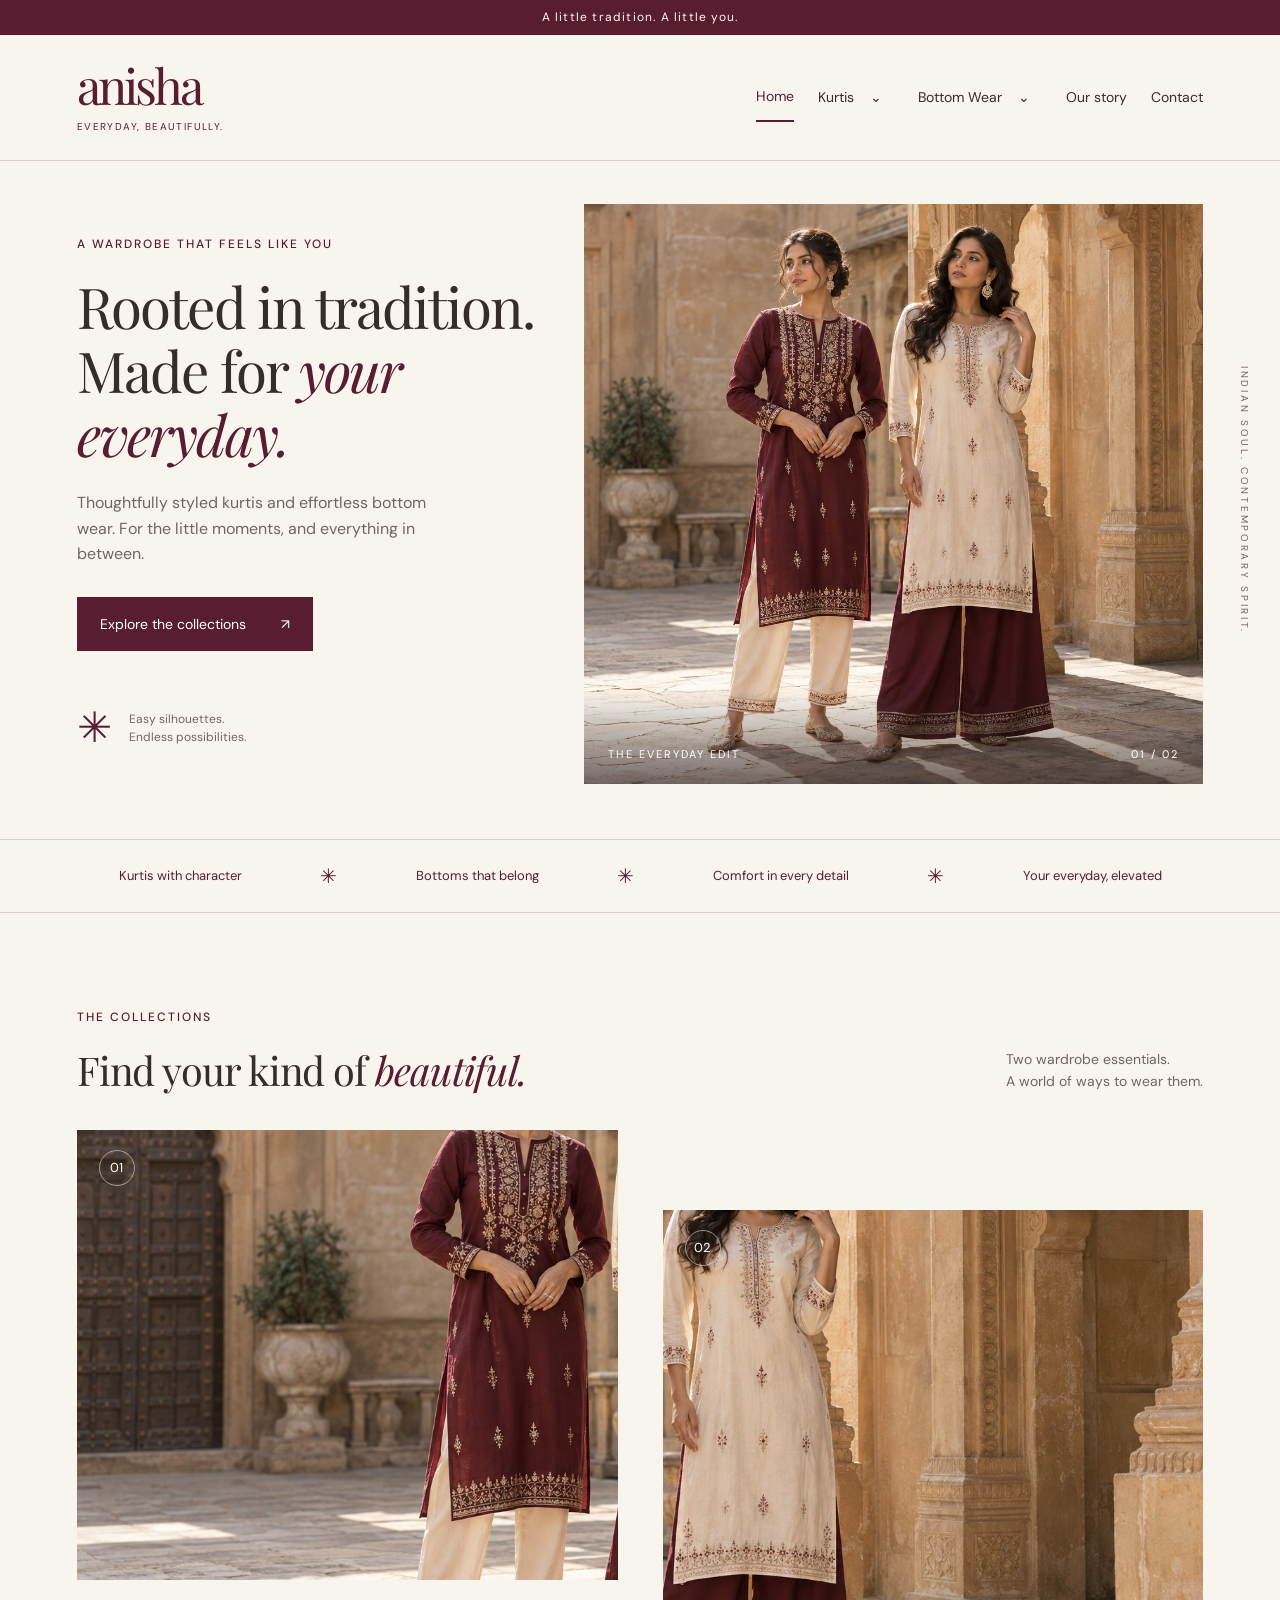
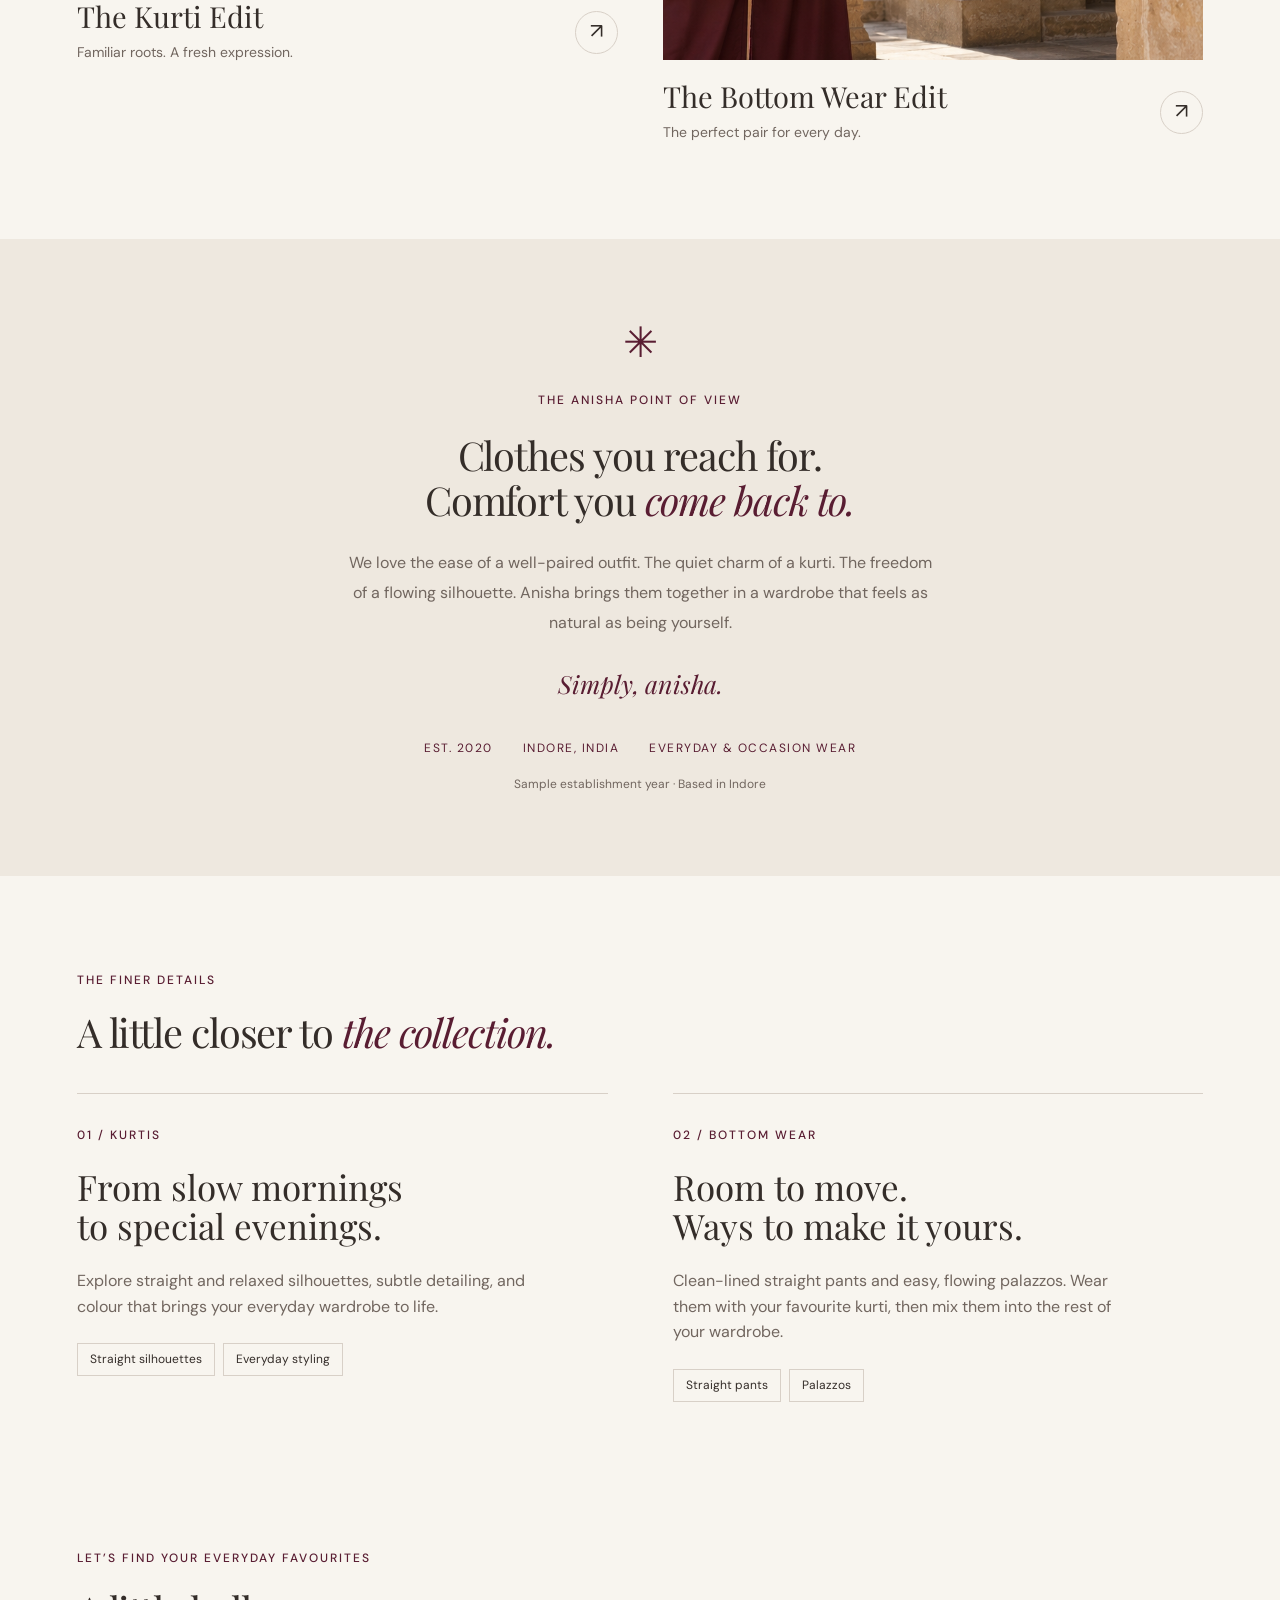
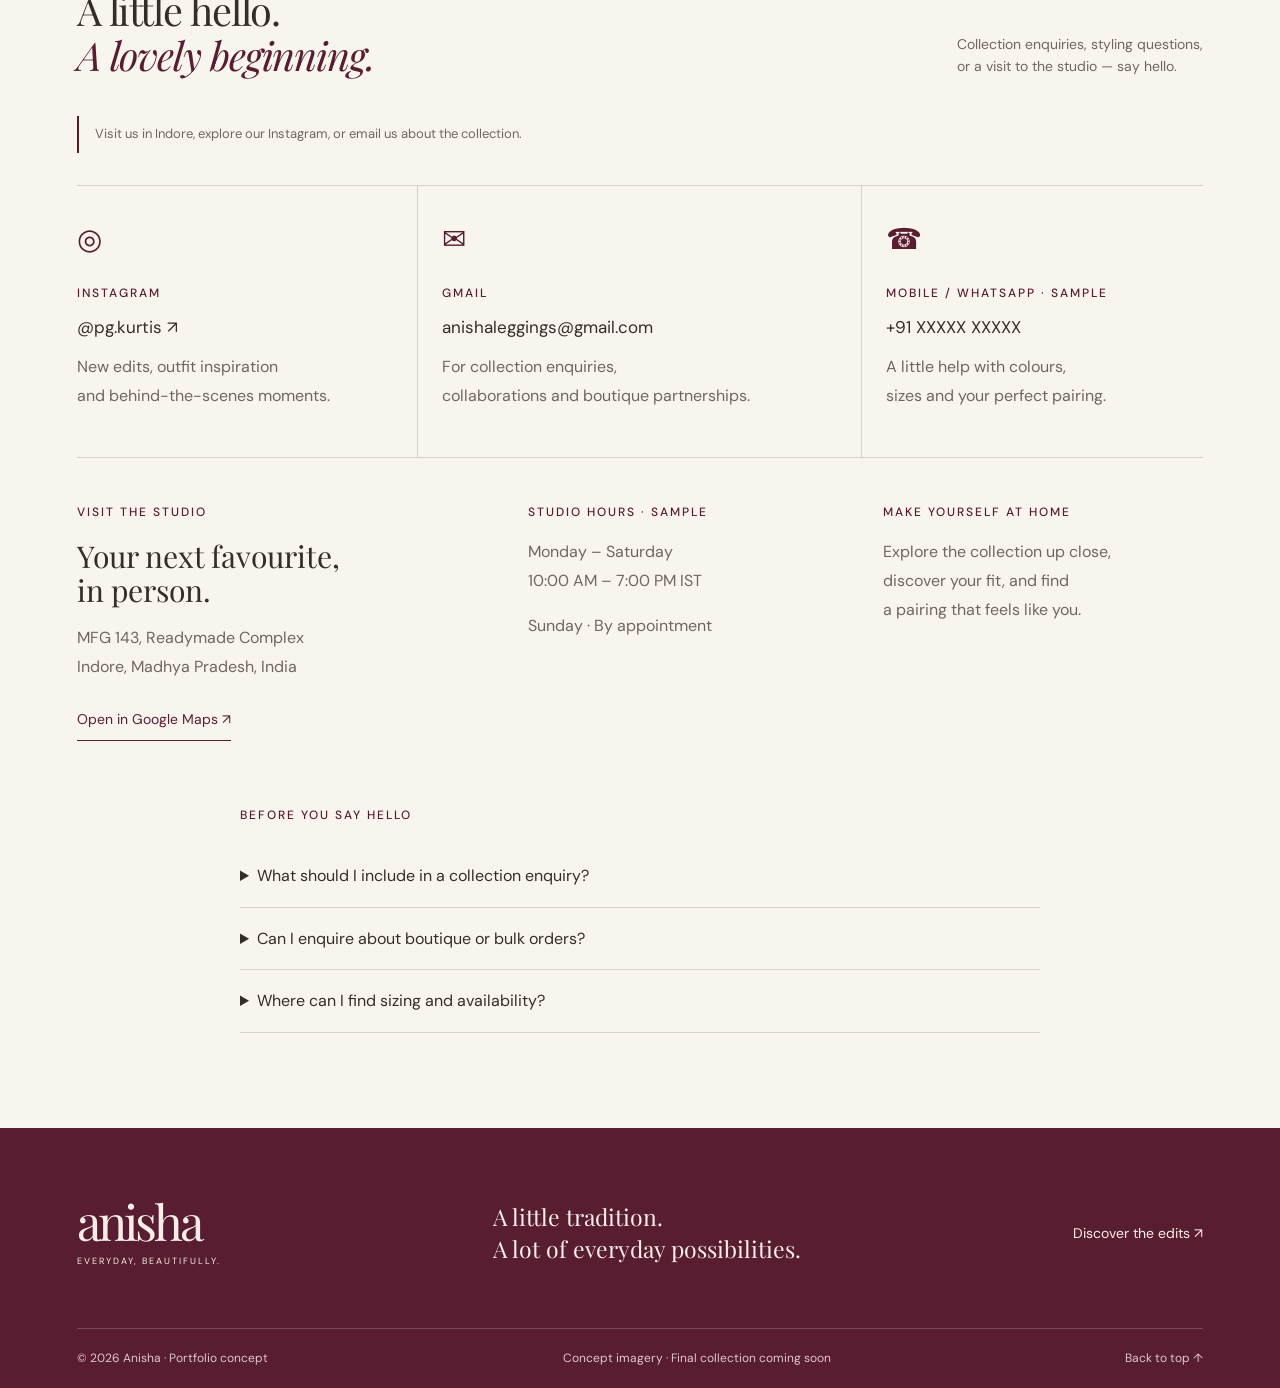
<file: index.html>
<!doctype html>
<html lang="en"><head><meta charset="UTF-8"><meta name="viewport" content="width=device-width, initial-scale=1"><title>Anisha — Everyday, beautifully.</title><meta name="description" content="Discover Anisha: an editorial collection of kurtis, straight pants and flowing palazzos."><link rel="stylesheet" href="style.css"></head>
<body><a class="skip" href="#collections">Skip to collections</a><div class="announcement">A little tradition. A little you.</div><header class="site-header"><a class="logo" href="index.html" aria-label="Anisha home">anisha<span>EVERYDAY, BEAUTIFULLY.</span></a><nav class="desktop-nav" aria-label="Main navigation"><a href="index.html" aria-current="page">Home</a><div class="nav-category"><a href="kurtis.html" >Kurtis</a><details><summary aria-label="Show Kurti edits">⌄</summary><div class="nav-dropdown"><a href="kurtis.html#everyday">Everyday Edit</a><a href="kurtis.html#office">Office Edit</a><a href="kurtis.html#festive">Festive Edit</a><a href="kurtis.html#occasion">Occasion Edit</a><a href="kurtis.html#weekend">Weekend Edit</a><a href="kurtis.html#summer">Summer Edit</a></div></details></div><div class="nav-category"><a href="bottom-wear.html" >Bottom Wear</a><details><summary aria-label="Show Bottom Wear edits">⌄</summary><div class="nav-dropdown"><a href="bottom-wear.html#everyday">Everyday Edit</a><a href="bottom-wear.html#office">Office Edit</a><a href="bottom-wear.html#festive">Festive Edit</a><a href="bottom-wear.html#occasion">Occasion Edit</a><a href="bottom-wear.html#weekend">Weekend Edit</a><a href="bottom-wear.html#summer">Summer Edit</a></div></details></div><a href="index.html#philosophy">Our story</a><a href="index.html#contact">Contact</a></nav><details class="mobile-nav"><summary>Menu <span aria-hidden="true">☰</span></summary><nav aria-label="Mobile navigation"><a href="index.html">Home</a><a href="kurtis.html" >All Kurtis</a><div class="mobile-edits"><a href="kurtis.html#everyday">Everyday Edit</a><a href="kurtis.html#office">Office Edit</a><a href="kurtis.html#festive">Festive Edit</a><a href="kurtis.html#occasion">Occasion Edit</a><a href="kurtis.html#weekend">Weekend Edit</a><a href="kurtis.html#summer">Summer Edit</a></div><a href="bottom-wear.html" >All Bottom Wear</a><div class="mobile-edits"><a href="bottom-wear.html#everyday">Everyday Edit</a><a href="bottom-wear.html#office">Office Edit</a><a href="bottom-wear.html#festive">Festive Edit</a><a href="bottom-wear.html#occasion">Occasion Edit</a><a href="bottom-wear.html#weekend">Weekend Edit</a><a href="bottom-wear.html#summer">Summer Edit</a></div><a href="index.html#philosophy">Our story</a><a href="index.html#contact">Contact</a></nav></details></header>
<main><section class="hero"><div class="hero-copy"><span class="eyebrow">A WARDROBE THAT FEELS LIKE YOU</span><h1>Rooted in tradition.<br>Made for <em>your<br>everyday.</em></h1><p>Thoughtfully styled kurtis and effortless bottom wear. For the little moments, and everything in between.</p><a class="button" href="#collections">Explore the collections <span>↗</span></a><div class="hero-note"><span class="flower">✳</span><span>Easy silhouettes.<br>Endless possibilities.</span></div></div><div class="hero-photo"><img src="editorial.png" alt="Two women styling a burgundy kurti with ivory straight pants and an ivory kurti with wine palazzos" fetchpriority="high"><span class="photo-caption">THE EVERYDAY EDIT <i>01 / 02</i></span></div><div class="vertical">INDIAN SOUL. CONTEMPORARY SPIRIT.</div></section>
<div class="ribbon"><span>Kurtis with character</span><b>✳</b><span>Bottoms that belong</span><b>✳</b><span>Comfort in every detail</span><b>✳</b><span>Your everyday, elevated</span></div>
<section class="collections section" id="collections"><div class="section-heading"><div><span class="eyebrow">THE COLLECTIONS</span><h2>Find your kind of <em>beautiful.</em></h2></div><p>Two wardrobe essentials.<br>A world of ways to wear them.</p></div><div class="collection-grid"><article><div class="collection-photo kurti"><img src="editorial.png" alt="Burgundy embroidered kurti paired with ivory trousers" loading="lazy"><span class="number">01</span></div><div class="collection-caption"><div><h3>The Kurti Edit</h3><p>Familiar roots. A fresh expression.</p></div><a href="kurtis.html" aria-label="Read about the Kurti Edit">↗</a></div></article><article class="bottom-card"><div class="collection-photo bottoms"><img src="editorial.png" alt="Flowing wine palazzo pants styled with a light kurti" loading="lazy"><span class="number">02</span></div><div class="collection-caption"><div><h3>The Bottom Wear Edit</h3><p>The perfect pair for every day.</p></div><a href="bottom-wear.html" aria-label="Read about the Bottom Wear Edit">↗</a></div></article></div></section>
<section class="philosophy" id="philosophy"><span class="flower">✳</span><span class="eyebrow">THE ANISHA POINT OF VIEW</span><h2>Clothes you reach for.<br>Comfort you <em>come back to.</em></h2><p>We love the ease of a well-paired outfit. The quiet charm of a kurti. The freedom of a flowing silhouette. Anisha brings them together in a wardrobe that feels as natural as being yourself.</p><span class="signature">Simply, anisha.</span><div class="heritage"><span>EST. 2020</span><span>INDORE, INDIA</span><span>EVERYDAY & OCCASION WEAR</span></div><small class="sample-note">Sample establishment year · Based in Indore</small></section>
<section class="section details" id="details"><div class="section-heading"><div><span class="eyebrow">THE FINER DETAILS</span><h2>A little closer to <em>the collection.</em></h2></div></div><div class="detail-grid"><article id="kurti-detail"><span class="eyebrow">01 / KURTIS</span><h3>From slow mornings<br>to special evenings.</h3><p>Explore straight and relaxed silhouettes, subtle detailing, and colour that brings your everyday wardrobe to life.</p><div class="tags"><span>Straight silhouettes</span><span>Everyday styling</span></div></article><article id="bottom-detail"><span class="eyebrow">02 / BOTTOM WEAR</span><h3>Room to move.<br>Ways to make it yours.</h3><p>Clean-lined straight pants and easy, flowing palazzos. Wear them with your favourite kurti, then mix them into the rest of your wardrobe.</p><div class="tags"><span>Straight pants</span><span>Palazzos</span></div></article></div></section><section class="contact section" id="contact"><div class="section-heading"><div><span class="eyebrow">LET’S FIND YOUR EVERYDAY FAVOURITES</span><h2>A little hello.<br><em>A lovely beginning.</em></h2></div><p>Collection enquiries, styling questions,<br>or a visit to the studio — say hello.</p></div><p class="sample-banner">Visit us in Indore, explore our Instagram, or email us about the collection.</p><div class="contact-grid"><article><span class="contact-icon" aria-hidden="true">◎</span><span class="eyebrow">INSTAGRAM</span><h3><a href="https://www.instagram.com/pg.kurtis/" target="_blank" rel="noopener noreferrer">@pg.kurtis ↗</a></h3><p>New edits, outfit inspiration<br>and behind-the-scenes moments.</p></article><article><span class="contact-icon" aria-hidden="true">✉</span><span class="eyebrow">GMAIL</span><h3><a href="mailto:anishaleggings@gmail.com">anishaleggings@gmail.com</a></h3><p>For collection enquiries,<br>collaborations and boutique partnerships.</p></article><article><span class="contact-icon" aria-hidden="true">☎</span><span class="eyebrow">MOBILE / WHATSAPP · SAMPLE</span><h3>+91 XXXXX XXXXX</h3><p>A little help with colours,<br>sizes and your perfect pairing.</p></article></div><div class="studio-info"><div><span class="eyebrow">VISIT THE STUDIO</span><h3>Your next favourite,<br>in person.</h3><p>MFG 143, Readymade Complex<br>Indore, Madhya Pradesh, India</p><a class="text-link" href="https://maps.app.goo.gl/NAFkyW5nYYP2UDyb7" target="_blank" rel="noopener noreferrer">Open in Google Maps ↗</a></div><div><span class="eyebrow">STUDIO HOURS · SAMPLE</span><p>Monday – Saturday<br>10:00 AM – 7:00 PM IST</p><p>Sunday · By appointment</p></div><div><span class="eyebrow">MAKE YOURSELF AT HOME</span><p>Explore the collection up close,<br>discover your fit, and find<br>a pairing that feels like you.</p></div></div><div class="faq"><span class="eyebrow">BEFORE YOU SAY HELLO</span><details><summary>What should I include in a collection enquiry?</summary><p>Share the style you love, your preferred colour and size, and any date you have in mind. A screenshot of the look helps too.</p></details><details><summary>Can I enquire about boutique or bulk orders?</summary><p>Yes — include the styles, approximate quantities, your location and preferred timeline so the enquiry can be discussed in detail.</p></details><details><summary>Where can I find sizing and availability?</summary><p>Size guides, current availability and order terms will be added with the final collection. The clothing shown here is concept imagery.</p></details></div></section></main>
<footer><div class="footer-top"><a class="logo" href="#">anisha<span>EVERYDAY, BEAUTIFULLY.</span></a><p>A little tradition.<br>A lot of everyday possibilities.</p><a href="#collections">Discover the edits ↗</a></div><div class="footer-bottom"><span>© 2026 Anisha · Portfolio concept</span><span>Concept imagery · Final collection coming soon</span><a href="#">Back to top ↑</a></div></footer></body></html>
</file>
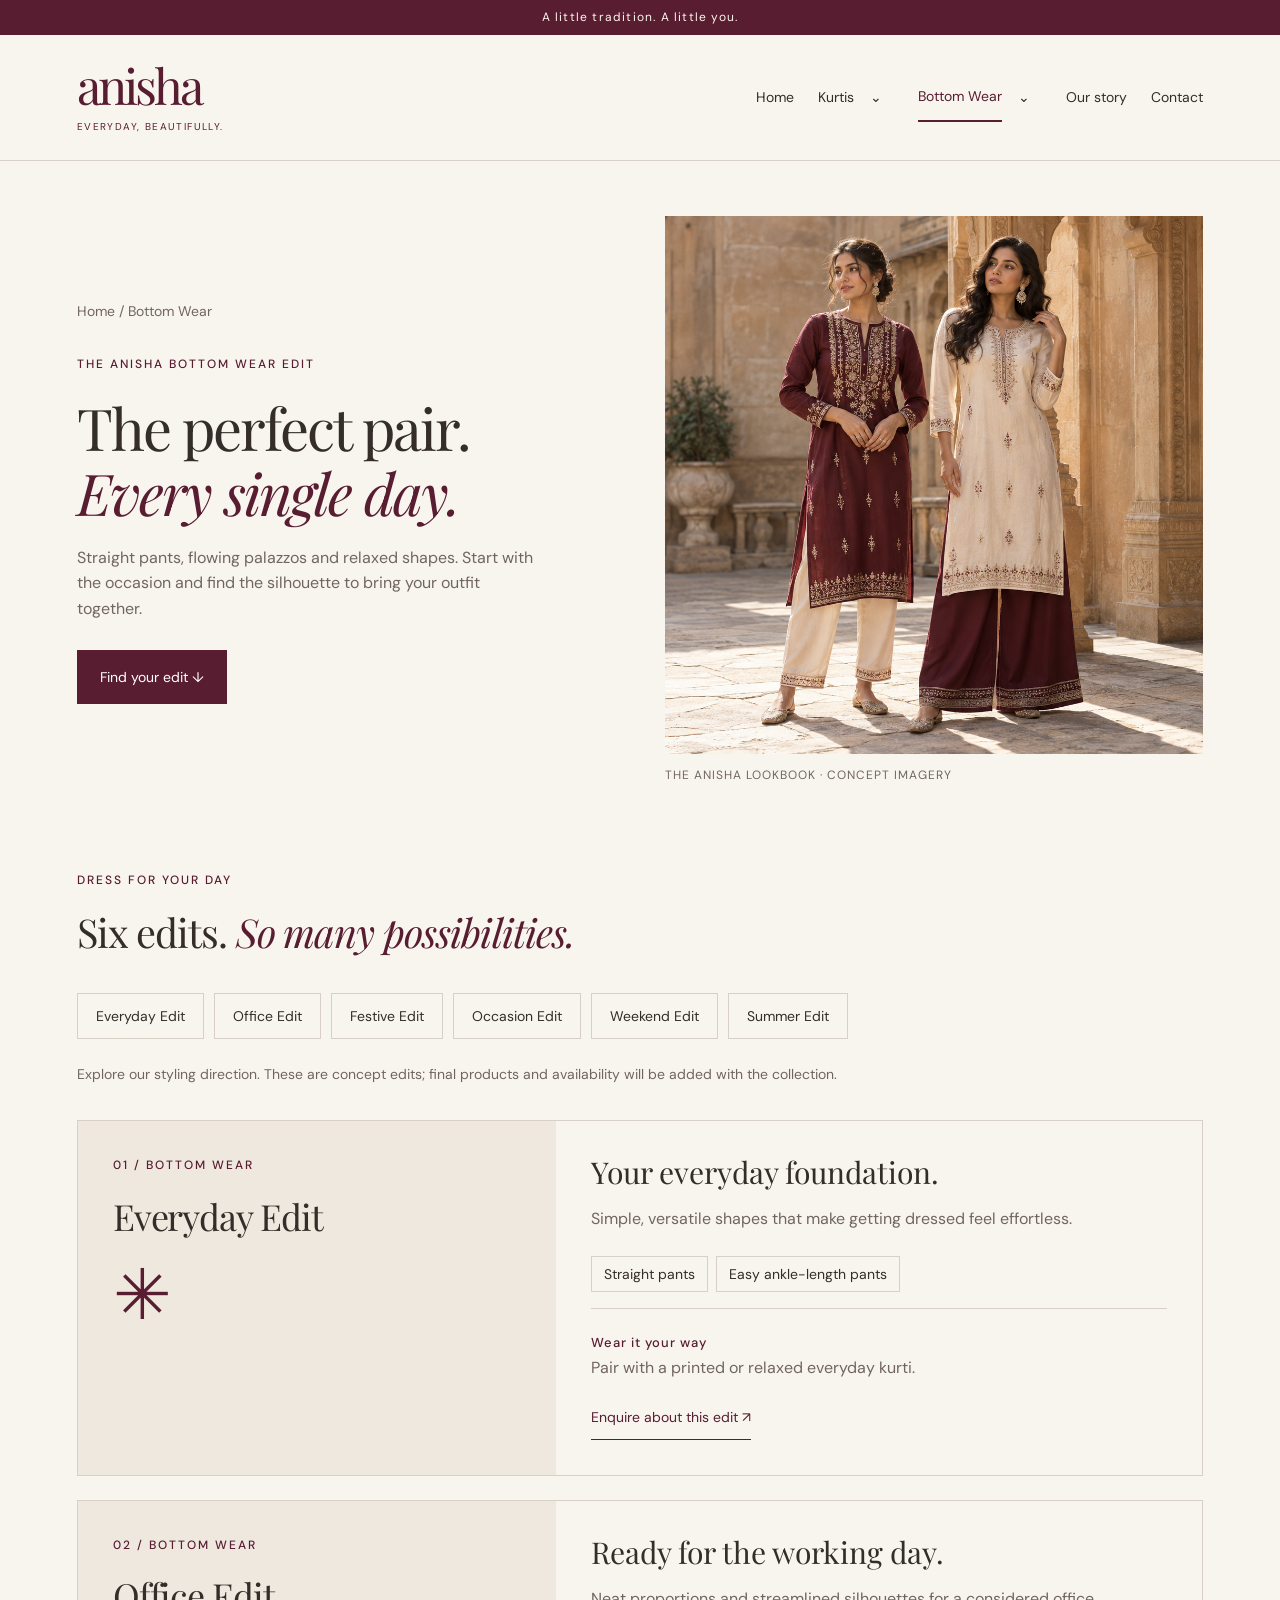
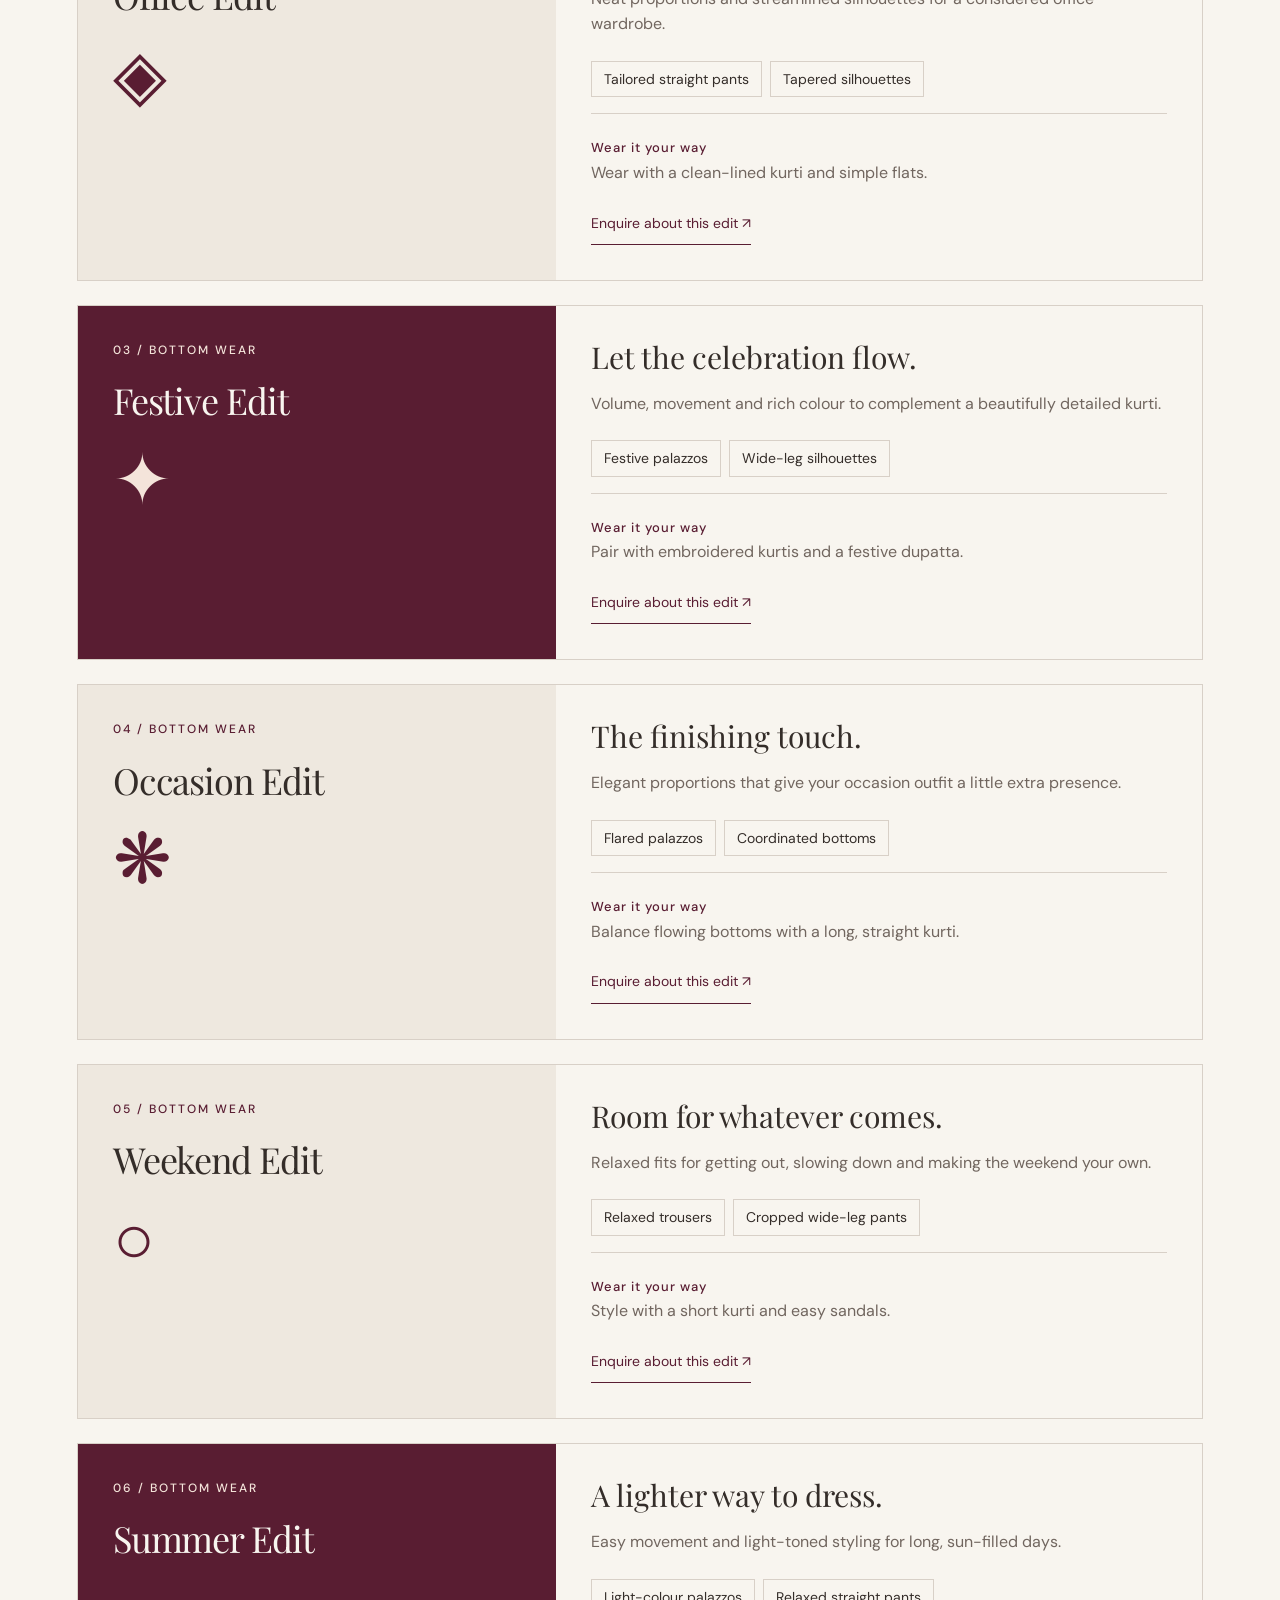
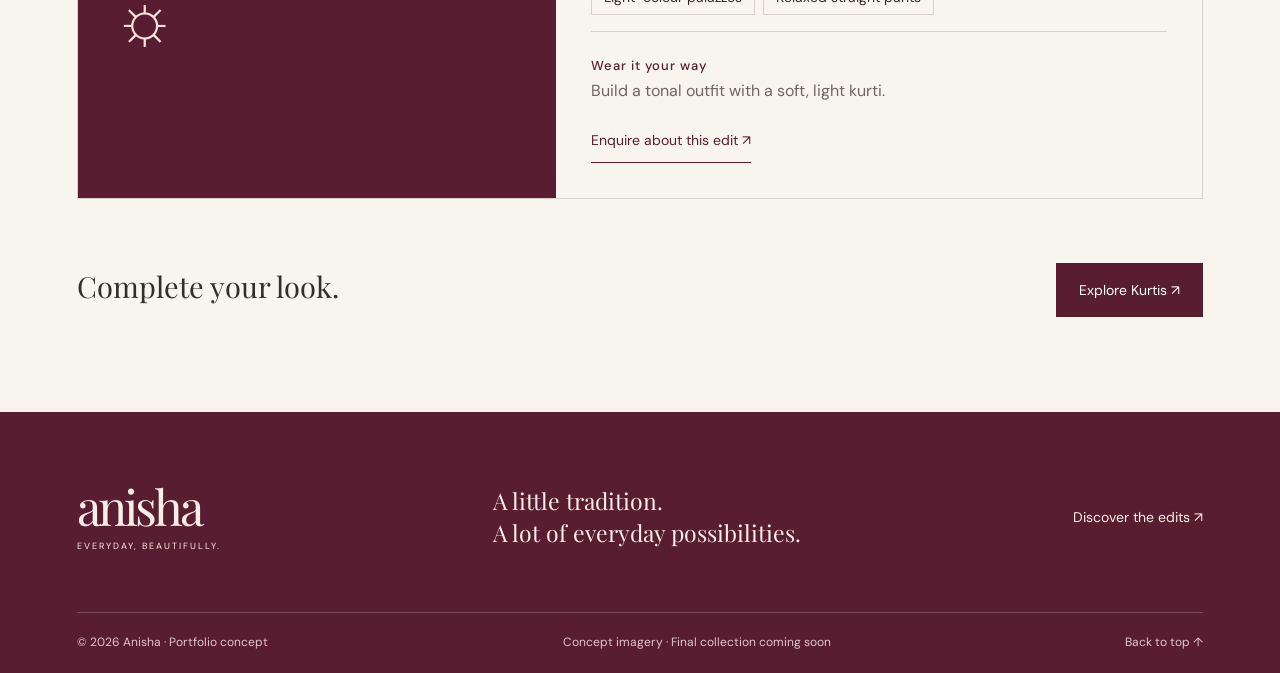
<file: bottom-wear.html>
<!doctype html><html lang="en"><head><meta charset="UTF-8"><meta name="viewport" content="width=device-width, initial-scale=1"><title>Bottom Wear — Anisha</title><meta name="description" content="Explore Anisha bottom wear: everyday, office, festive, occasion, weekend and summer edits."><link rel="stylesheet" href="style.css"></head><body><a class="skip" href="#edits">Skip to edits</a><div class="announcement">A little tradition. A little you.</div><header class="site-header"><a class="logo" href="index.html" aria-label="Anisha home">anisha<span>EVERYDAY, BEAUTIFULLY.</span></a><nav class="desktop-nav" aria-label="Main navigation"><a href="index.html" >Home</a><div class="nav-category"><a href="kurtis.html" >Kurtis</a><details><summary aria-label="Show Kurti edits">⌄</summary><div class="nav-dropdown"><a href="kurtis.html#everyday">Everyday Edit</a><a href="kurtis.html#office">Office Edit</a><a href="kurtis.html#festive">Festive Edit</a><a href="kurtis.html#occasion">Occasion Edit</a><a href="kurtis.html#weekend">Weekend Edit</a><a href="kurtis.html#summer">Summer Edit</a></div></details></div><div class="nav-category"><a href="bottom-wear.html" aria-current="page">Bottom Wear</a><details><summary aria-label="Show Bottom Wear edits">⌄</summary><div class="nav-dropdown"><a href="bottom-wear.html#everyday">Everyday Edit</a><a href="bottom-wear.html#office">Office Edit</a><a href="bottom-wear.html#festive">Festive Edit</a><a href="bottom-wear.html#occasion">Occasion Edit</a><a href="bottom-wear.html#weekend">Weekend Edit</a><a href="bottom-wear.html#summer">Summer Edit</a></div></details></div><a href="index.html#philosophy">Our story</a><a href="index.html#contact">Contact</a></nav><details class="mobile-nav"><summary>Menu <span aria-hidden="true">☰</span></summary><nav aria-label="Mobile navigation"><a href="index.html">Home</a><a href="kurtis.html" >All Kurtis</a><div class="mobile-edits"><a href="kurtis.html#everyday">Everyday Edit</a><a href="kurtis.html#office">Office Edit</a><a href="kurtis.html#festive">Festive Edit</a><a href="kurtis.html#occasion">Occasion Edit</a><a href="kurtis.html#weekend">Weekend Edit</a><a href="kurtis.html#summer">Summer Edit</a></div><a href="bottom-wear.html" aria-current="page">All Bottom Wear</a><div class="mobile-edits"><a href="bottom-wear.html#everyday">Everyday Edit</a><a href="bottom-wear.html#office">Office Edit</a><a href="bottom-wear.html#festive">Festive Edit</a><a href="bottom-wear.html#occasion">Occasion Edit</a><a href="bottom-wear.html#weekend">Weekend Edit</a><a href="bottom-wear.html#summer">Summer Edit</a></div><a href="index.html#philosophy">Our story</a><a href="index.html#contact">Contact</a></nav></details></header><main><section class="category-hero section"><div><a class="breadcrumb" href="index.html">Home</a><span class="breadcrumb"> / Bottom Wear</span><span class="eyebrow">THE ANISHA BOTTOM WEAR EDIT</span><h1>The perfect pair.<br><em>Every single day.</em></h1><p>Straight pants, flowing palazzos and relaxed shapes. Start with the occasion and find the silhouette to bring your outfit together.</p><a class="button" href="#edits">Find your edit ↓</a></div><figure><img src="editorial.png" alt="Concept styling: embroidered burgundy and ivory kurtis paired with straight pants and wine palazzos"><figcaption>THE ANISHA LOOKBOOK · CONCEPT IMAGERY</figcaption></figure></section><section class="edits-section section" id="edits"><div class="section-heading"><div><span class="eyebrow">DRESS FOR YOUR DAY</span><h2>Six edits. <em>So many possibilities.</em></h2></div></div><nav class="edit-nav" aria-label="Bottom Wear subcategories"><a href="bottom-wear.html#everyday">Everyday Edit</a><a href="bottom-wear.html#office">Office Edit</a><a href="bottom-wear.html#festive">Festive Edit</a><a href="bottom-wear.html#occasion">Occasion Edit</a><a href="bottom-wear.html#weekend">Weekend Edit</a><a href="bottom-wear.html#summer">Summer Edit</a></nav><p class="edit-disclaimer">Explore our styling direction. These are concept edits; final products and availability will be added with the collection.</p><article class="edit-panel" id="everyday"><div class="edit-label"><span class="eyebrow">01 / BOTTOM WEAR</span><h2>Everyday Edit</h2><span class="edit-motif" aria-hidden="true">✳</span></div><div class="edit-content"><h3>Your everyday foundation.</h3><p>Simple, versatile shapes that make getting dressed feel effortless.</p><div class="tags"><span>Straight pants</span><span>Easy ankle-length pants</span></div><p class="styling"><strong>Wear it your way</strong><br>Pair with a printed or relaxed everyday kurti.</p><a class="text-link" href="index.html#contact">Enquire about this edit ↗</a></div></article><article class="edit-panel" id="office"><div class="edit-label"><span class="eyebrow">02 / BOTTOM WEAR</span><h2>Office Edit</h2><span class="edit-motif" aria-hidden="true">◈</span></div><div class="edit-content"><h3>Ready for the working day.</h3><p>Neat proportions and streamlined silhouettes for a considered office wardrobe.</p><div class="tags"><span>Tailored straight pants</span><span>Tapered silhouettes</span></div><p class="styling"><strong>Wear it your way</strong><br>Wear with a clean-lined kurti and simple flats.</p><a class="text-link" href="index.html#contact">Enquire about this edit ↗</a></div></article><article class="edit-panel" id="festive"><div class="edit-label"><span class="eyebrow">03 / BOTTOM WEAR</span><h2>Festive Edit</h2><span class="edit-motif" aria-hidden="true">✦</span></div><div class="edit-content"><h3>Let the celebration flow.</h3><p>Volume, movement and rich colour to complement a beautifully detailed kurti.</p><div class="tags"><span>Festive palazzos</span><span>Wide-leg silhouettes</span></div><p class="styling"><strong>Wear it your way</strong><br>Pair with embroidered kurtis and a festive dupatta.</p><a class="text-link" href="index.html#contact">Enquire about this edit ↗</a></div></article><article class="edit-panel" id="occasion"><div class="edit-label"><span class="eyebrow">04 / BOTTOM WEAR</span><h2>Occasion Edit</h2><span class="edit-motif" aria-hidden="true">❋</span></div><div class="edit-content"><h3>The finishing touch.</h3><p>Elegant proportions that give your occasion outfit a little extra presence.</p><div class="tags"><span>Flared palazzos</span><span>Coordinated bottoms</span></div><p class="styling"><strong>Wear it your way</strong><br>Balance flowing bottoms with a long, straight kurti.</p><a class="text-link" href="index.html#contact">Enquire about this edit ↗</a></div></article><article class="edit-panel" id="weekend"><div class="edit-label"><span class="eyebrow">05 / BOTTOM WEAR</span><h2>Weekend Edit</h2><span class="edit-motif" aria-hidden="true">○</span></div><div class="edit-content"><h3>Room for whatever comes.</h3><p>Relaxed fits for getting out, slowing down and making the weekend your own.</p><div class="tags"><span>Relaxed trousers</span><span>Cropped wide-leg pants</span></div><p class="styling"><strong>Wear it your way</strong><br>Style with a short kurti and easy sandals.</p><a class="text-link" href="index.html#contact">Enquire about this edit ↗</a></div></article><article class="edit-panel" id="summer"><div class="edit-label"><span class="eyebrow">06 / BOTTOM WEAR</span><h2>Summer Edit</h2><span class="edit-motif" aria-hidden="true">☼</span></div><div class="edit-content"><h3>A lighter way to dress.</h3><p>Easy movement and light-toned styling for long, sun-filled days.</p><div class="tags"><span>Light-colour palazzos</span><span>Relaxed straight pants</span></div><p class="styling"><strong>Wear it your way</strong><br>Build a tonal outfit with a soft, light kurti.</p><a class="text-link" href="index.html#contact">Enquire about this edit ↗</a></div></article><div class="cross-category"><h3>Complete your look.</h3><a class="button" href="kurtis.html">Explore Kurtis ↗</a></div></section></main><footer><div class="footer-top"><a class="logo" href="index.html">anisha<span>EVERYDAY, BEAUTIFULLY.</span></a><p>A little tradition.<br>A lot of everyday possibilities.</p><a href="index.html#collections">Discover the edits ↗</a></div><div class="footer-bottom"><span>© 2026 Anisha · Portfolio concept</span><span>Concept imagery · Final collection coming soon</span><a href="#">Back to top ↑</a></div></footer></body></html>
</file>
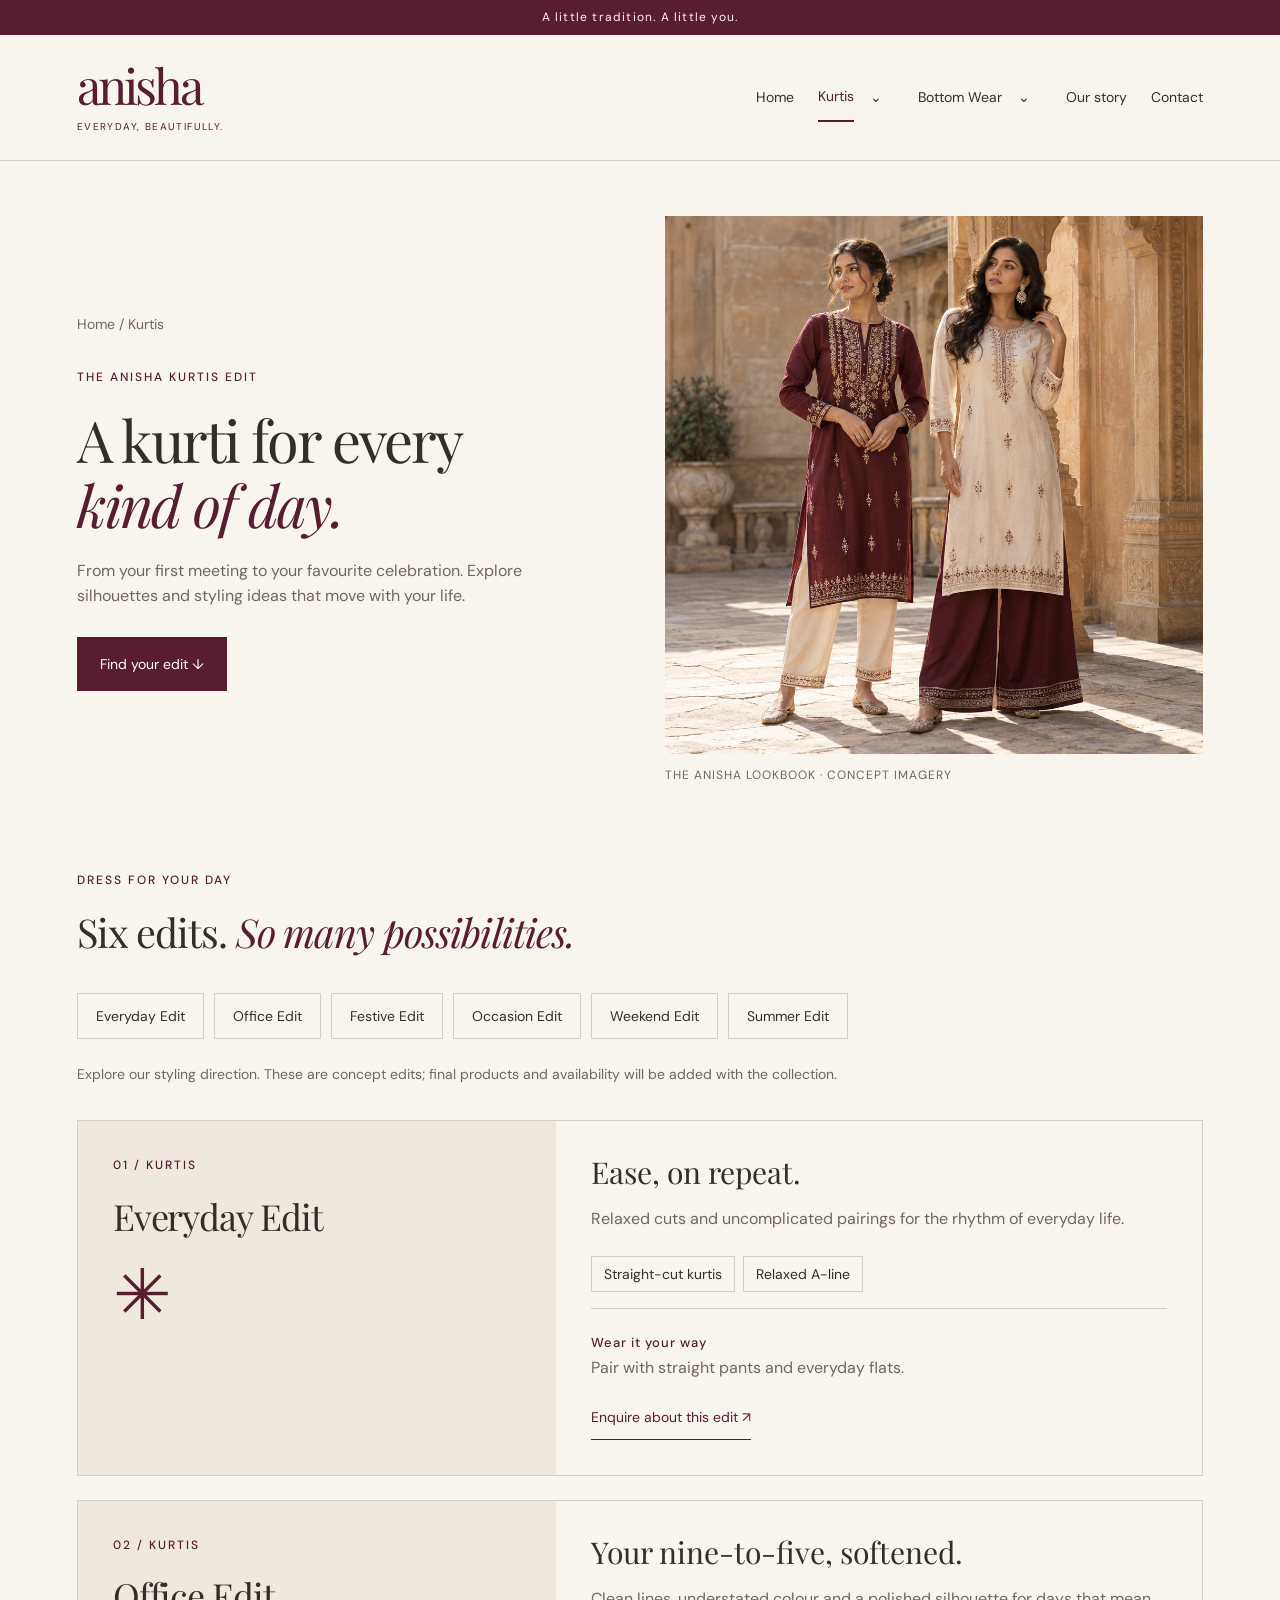
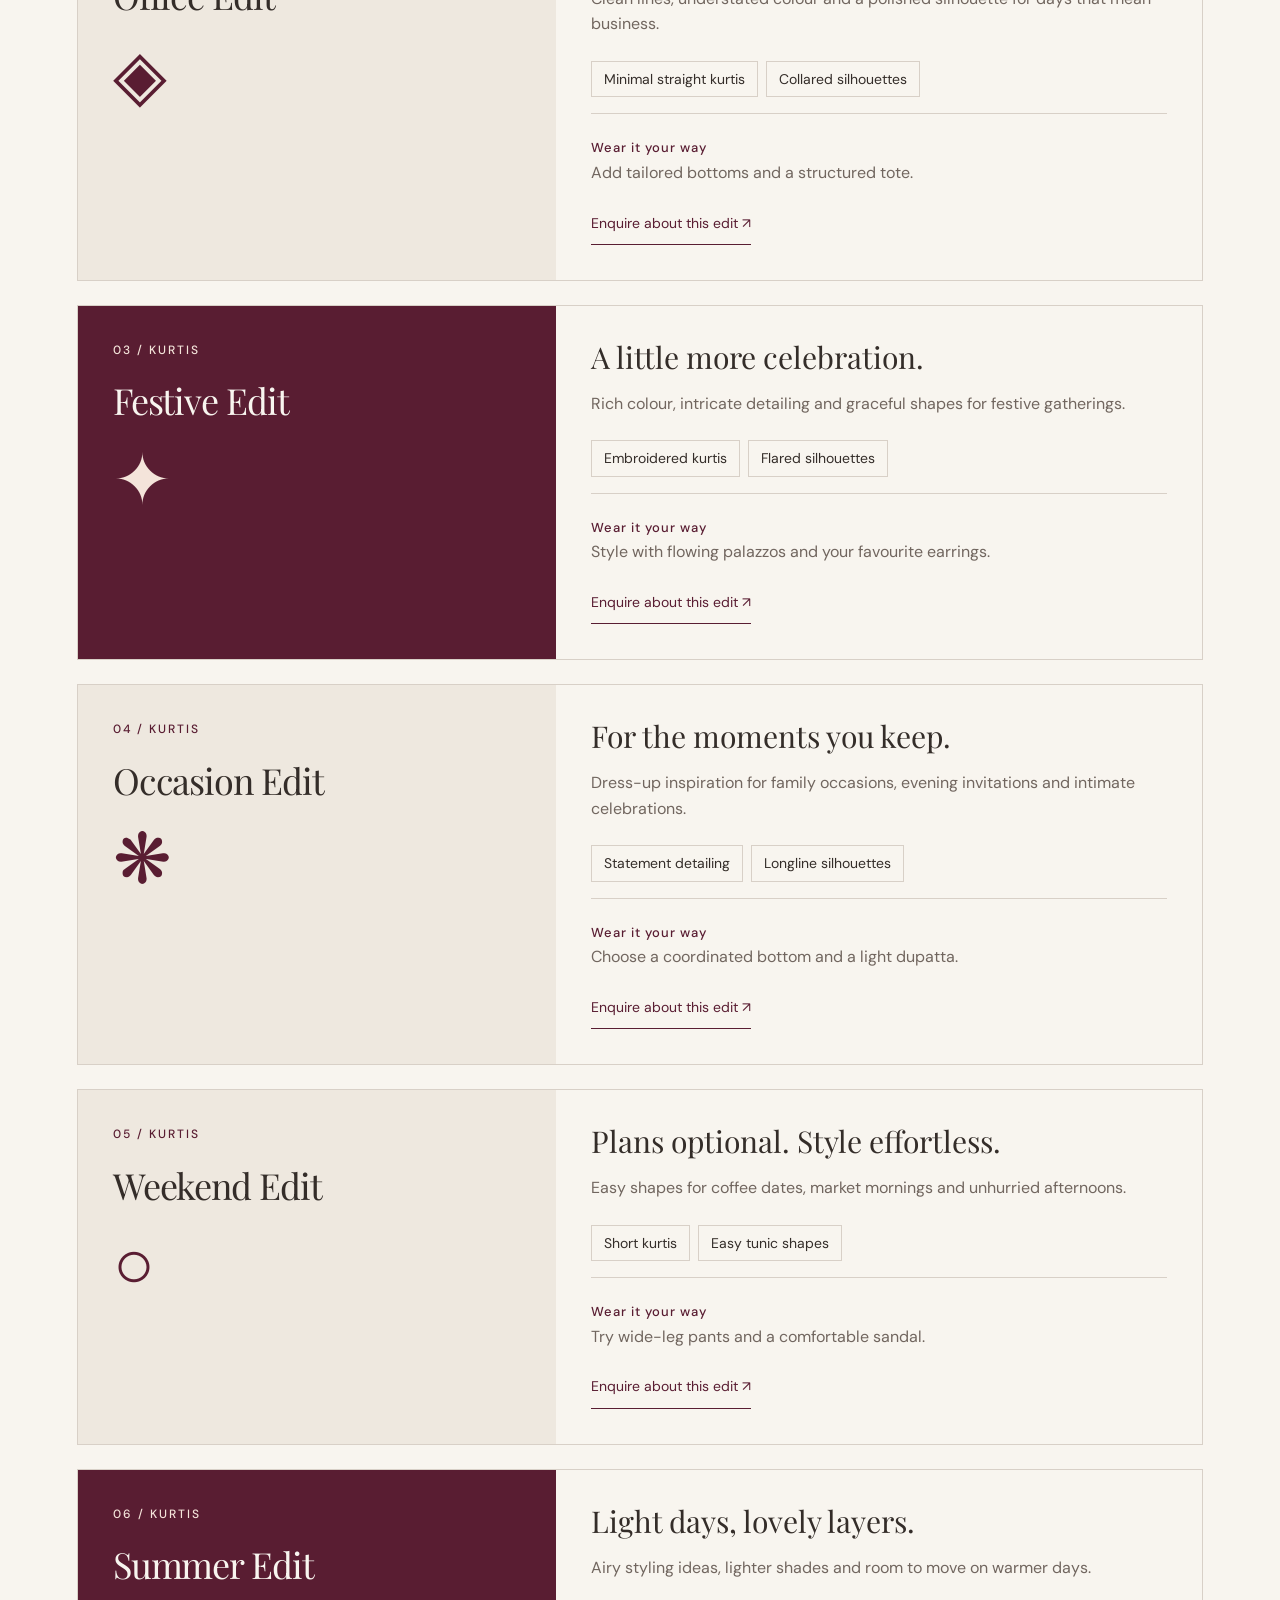
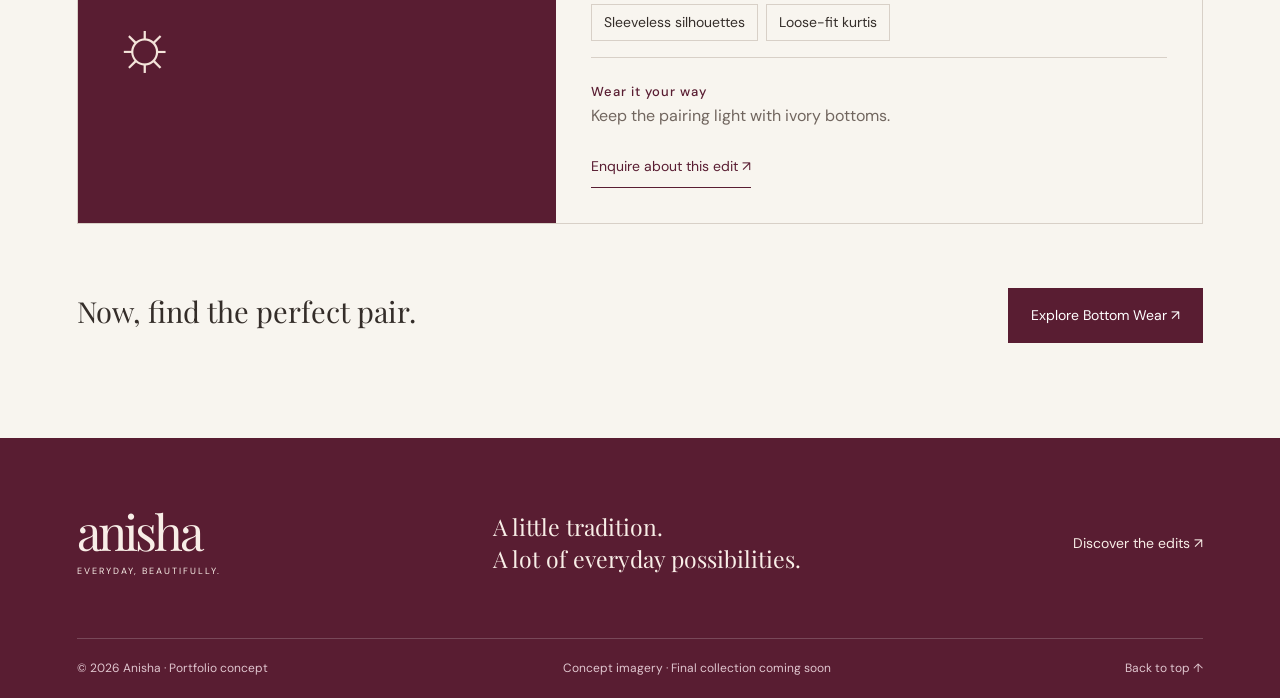
<file: kurtis.html>
<!doctype html><html lang="en"><head><meta charset="UTF-8"><meta name="viewport" content="width=device-width, initial-scale=1"><title>Kurtis — Anisha</title><meta name="description" content="Explore Anisha kurtis: everyday, office, festive, occasion, weekend and summer edits."><link rel="stylesheet" href="style.css"></head><body><a class="skip" href="#edits">Skip to edits</a><div class="announcement">A little tradition. A little you.</div><header class="site-header"><a class="logo" href="index.html" aria-label="Anisha home">anisha<span>EVERYDAY, BEAUTIFULLY.</span></a><nav class="desktop-nav" aria-label="Main navigation"><a href="index.html" >Home</a><div class="nav-category"><a href="kurtis.html" aria-current="page">Kurtis</a><details><summary aria-label="Show Kurti edits">⌄</summary><div class="nav-dropdown"><a href="kurtis.html#everyday">Everyday Edit</a><a href="kurtis.html#office">Office Edit</a><a href="kurtis.html#festive">Festive Edit</a><a href="kurtis.html#occasion">Occasion Edit</a><a href="kurtis.html#weekend">Weekend Edit</a><a href="kurtis.html#summer">Summer Edit</a></div></details></div><div class="nav-category"><a href="bottom-wear.html" >Bottom Wear</a><details><summary aria-label="Show Bottom Wear edits">⌄</summary><div class="nav-dropdown"><a href="bottom-wear.html#everyday">Everyday Edit</a><a href="bottom-wear.html#office">Office Edit</a><a href="bottom-wear.html#festive">Festive Edit</a><a href="bottom-wear.html#occasion">Occasion Edit</a><a href="bottom-wear.html#weekend">Weekend Edit</a><a href="bottom-wear.html#summer">Summer Edit</a></div></details></div><a href="index.html#philosophy">Our story</a><a href="index.html#contact">Contact</a></nav><details class="mobile-nav"><summary>Menu <span aria-hidden="true">☰</span></summary><nav aria-label="Mobile navigation"><a href="index.html">Home</a><a href="kurtis.html" aria-current="page">All Kurtis</a><div class="mobile-edits"><a href="kurtis.html#everyday">Everyday Edit</a><a href="kurtis.html#office">Office Edit</a><a href="kurtis.html#festive">Festive Edit</a><a href="kurtis.html#occasion">Occasion Edit</a><a href="kurtis.html#weekend">Weekend Edit</a><a href="kurtis.html#summer">Summer Edit</a></div><a href="bottom-wear.html" >All Bottom Wear</a><div class="mobile-edits"><a href="bottom-wear.html#everyday">Everyday Edit</a><a href="bottom-wear.html#office">Office Edit</a><a href="bottom-wear.html#festive">Festive Edit</a><a href="bottom-wear.html#occasion">Occasion Edit</a><a href="bottom-wear.html#weekend">Weekend Edit</a><a href="bottom-wear.html#summer">Summer Edit</a></div><a href="index.html#philosophy">Our story</a><a href="index.html#contact">Contact</a></nav></details></header><main><section class="category-hero section"><div><a class="breadcrumb" href="index.html">Home</a><span class="breadcrumb"> / Kurtis</span><span class="eyebrow">THE ANISHA KURTIS EDIT</span><h1>A kurti for every<br><em>kind of day.</em></h1><p>From your first meeting to your favourite celebration. Explore silhouettes and styling ideas that move with your life.</p><a class="button" href="#edits">Find your edit ↓</a></div><figure><img src="editorial.png" alt="Concept styling: embroidered burgundy and ivory kurtis paired with straight pants and wine palazzos"><figcaption>THE ANISHA LOOKBOOK · CONCEPT IMAGERY</figcaption></figure></section><section class="edits-section section" id="edits"><div class="section-heading"><div><span class="eyebrow">DRESS FOR YOUR DAY</span><h2>Six edits. <em>So many possibilities.</em></h2></div></div><nav class="edit-nav" aria-label="Kurtis subcategories"><a href="kurtis.html#everyday">Everyday Edit</a><a href="kurtis.html#office">Office Edit</a><a href="kurtis.html#festive">Festive Edit</a><a href="kurtis.html#occasion">Occasion Edit</a><a href="kurtis.html#weekend">Weekend Edit</a><a href="kurtis.html#summer">Summer Edit</a></nav><p class="edit-disclaimer">Explore our styling direction. These are concept edits; final products and availability will be added with the collection.</p><article class="edit-panel" id="everyday"><div class="edit-label"><span class="eyebrow">01 / KURTIS</span><h2>Everyday Edit</h2><span class="edit-motif" aria-hidden="true">✳</span></div><div class="edit-content"><h3>Ease, on repeat.</h3><p>Relaxed cuts and uncomplicated pairings for the rhythm of everyday life.</p><div class="tags"><span>Straight-cut kurtis</span><span>Relaxed A-line</span></div><p class="styling"><strong>Wear it your way</strong><br>Pair with straight pants and everyday flats.</p><a class="text-link" href="index.html#contact">Enquire about this edit ↗</a></div></article><article class="edit-panel" id="office"><div class="edit-label"><span class="eyebrow">02 / KURTIS</span><h2>Office Edit</h2><span class="edit-motif" aria-hidden="true">◈</span></div><div class="edit-content"><h3>Your nine-to-five, softened.</h3><p>Clean lines, understated colour and a polished silhouette for days that mean business.</p><div class="tags"><span>Minimal straight kurtis</span><span>Collared silhouettes</span></div><p class="styling"><strong>Wear it your way</strong><br>Add tailored bottoms and a structured tote.</p><a class="text-link" href="index.html#contact">Enquire about this edit ↗</a></div></article><article class="edit-panel" id="festive"><div class="edit-label"><span class="eyebrow">03 / KURTIS</span><h2>Festive Edit</h2><span class="edit-motif" aria-hidden="true">✦</span></div><div class="edit-content"><h3>A little more celebration.</h3><p>Rich colour, intricate detailing and graceful shapes for festive gatherings.</p><div class="tags"><span>Embroidered kurtis</span><span>Flared silhouettes</span></div><p class="styling"><strong>Wear it your way</strong><br>Style with flowing palazzos and your favourite earrings.</p><a class="text-link" href="index.html#contact">Enquire about this edit ↗</a></div></article><article class="edit-panel" id="occasion"><div class="edit-label"><span class="eyebrow">04 / KURTIS</span><h2>Occasion Edit</h2><span class="edit-motif" aria-hidden="true">❋</span></div><div class="edit-content"><h3>For the moments you keep.</h3><p>Dress-up inspiration for family occasions, evening invitations and intimate celebrations.</p><div class="tags"><span>Statement detailing</span><span>Longline silhouettes</span></div><p class="styling"><strong>Wear it your way</strong><br>Choose a coordinated bottom and a light dupatta.</p><a class="text-link" href="index.html#contact">Enquire about this edit ↗</a></div></article><article class="edit-panel" id="weekend"><div class="edit-label"><span class="eyebrow">05 / KURTIS</span><h2>Weekend Edit</h2><span class="edit-motif" aria-hidden="true">○</span></div><div class="edit-content"><h3>Plans optional. Style effortless.</h3><p>Easy shapes for coffee dates, market mornings and unhurried afternoons.</p><div class="tags"><span>Short kurtis</span><span>Easy tunic shapes</span></div><p class="styling"><strong>Wear it your way</strong><br>Try wide-leg pants and a comfortable sandal.</p><a class="text-link" href="index.html#contact">Enquire about this edit ↗</a></div></article><article class="edit-panel" id="summer"><div class="edit-label"><span class="eyebrow">06 / KURTIS</span><h2>Summer Edit</h2><span class="edit-motif" aria-hidden="true">☼</span></div><div class="edit-content"><h3>Light days, lovely layers.</h3><p>Airy styling ideas, lighter shades and room to move on warmer days.</p><div class="tags"><span>Sleeveless silhouettes</span><span>Loose-fit kurtis</span></div><p class="styling"><strong>Wear it your way</strong><br>Keep the pairing light with ivory bottoms.</p><a class="text-link" href="index.html#contact">Enquire about this edit ↗</a></div></article><div class="cross-category"><h3>Now, find the perfect pair.</h3><a class="button" href="bottom-wear.html">Explore Bottom Wear ↗</a></div></section></main><footer><div class="footer-top"><a class="logo" href="index.html">anisha<span>EVERYDAY, BEAUTIFULLY.</span></a><p>A little tradition.<br>A lot of everyday possibilities.</p><a href="index.html#collections">Discover the edits ↗</a></div><div class="footer-bottom"><span>© 2026 Anisha · Portfolio concept</span><span>Concept imagery · Final collection coming soon</span><a href="#">Back to top ↑</a></div></footer></body></html>
</file>
<file: style.css>
@import url('https://fonts.googleapis.com/css2?family=DM+Sans:wght@400;500;600&family=Playfair+Display:ital,wght@0,400;0,500;1,400;1,500&display=swap');
:root{--paper:#f8f5ef;--wine:#591d32;--ink:#342d29;--muted:#71665f;--line:#d8d0c7}*{box-sizing:border-box}html{scroll-behavior:smooth;scroll-padding-top:28px}body{margin:0;background:var(--paper);color:var(--ink);font:16px/1.6 'DM Sans',sans-serif}a{color:inherit;text-decoration:none}a:focus-visible{outline:2px solid var(--wine);outline-offset:6px}.skip{position:fixed;top:-100px;background:white;padding:12px;z-index:10}.skip:focus{top:0}.announcement{text-align:center;background:var(--wine);color:#fff7ed;font-size:12px;letter-spacing:1.2px;padding:8px}header{max-width:1600px;margin:auto;display:flex;align-items:center;justify-content:space-between;padding:25px 6%;border-bottom:1px solid var(--line)}.logo{font-family:'Playfair Display',serif;font-size:49px;line-height:1;letter-spacing:-3px;color:var(--wine)}.logo span{display:block;font:9px/1.7 'DM Sans',sans-serif;letter-spacing:2px;margin-top:9px}nav{display:flex;align-items:center;gap:42px;font-size:14px}nav a:hover,.footer-top>a:last-child:hover{text-decoration:underline;text-underline-offset:6px}.nav-cta{border-bottom:1px solid var(--wine);padding:10px 0}.nav-cta span{margin-left:22px}.hero{max-width:1600px;margin:auto;display:grid;grid-template-columns:45% 55%;padding:42px 6% 55px;position:relative;align-items:center}.eyebrow{display:block;font-size:12px;font-weight:500;letter-spacing:2px;color:var(--wine)}h1,h2,h3{font-family:'Playfair Display',Georgia,serif;font-weight:400;line-height:1.13;margin:20px 0}h1{font-size:clamp(42px,4.4vw,72px);letter-spacing:-2px}em{font-weight:400;color:var(--wine)}.hero-copy{padding:32px 24px 25px 0}.hero-copy p{max-width:350px;color:var(--muted);margin:25px 0 30px;font-size:15px}.button{display:inline-flex;gap:35px;align-items:center;background:var(--wine);color:white;font-size:14px;padding:16px 23px;transition:background .2s}.button:hover{background:#7c314b}.hero-note{margin-top:45px;display:flex;align-items:center;gap:17px;font-size:12px;line-height:1.5;color:var(--muted)}.flower{font-size:42px;color:var(--wine);font-weight:400}.hero-photo{height:580px;position:relative;background:#d6c7b7;overflow:hidden}.hero-photo img{width:100%;height:100%;object-fit:cover;object-position:center}.photo-caption{position:absolute;bottom:0;left:0;right:0;background:linear-gradient(transparent,#291b18a8);padding:55px 24px 20px;color:white;font-size:11px;letter-spacing:2px}.photo-caption i{float:right;font-style:normal}.vertical{position:absolute;right:2.2%;writing-mode:vertical-rl;font-size:10px;letter-spacing:2.7px;color:var(--muted)}.ribbon{border-block:1px solid var(--line);display:flex;justify-content:space-evenly;align-items:center;gap:24px;padding:20px 5%;font-size:13px;color:var(--wine)}.ribbon b{font-size:20px;font-weight:400}.section{max-width:1400px;padding:95px 6%;margin:auto}.section-heading{display:flex;justify-content:space-between;align-items:end;margin-bottom:38px;gap:25px}h2{font-size:clamp(32px,3.1vw,48px);letter-spacing:-1.1px;margin-bottom:0}.section-heading p{font-size:14px;color:var(--muted);margin:0}.collection-grid{display:grid;grid-template-columns:1fr 1fr;gap:45px}.bottom-card{margin-top:80px}.collection-photo{height:450px;overflow:hidden;position:relative;background:#dfd0bf}.collection-photo img{height:100%;width:200%;max-width:none;object-fit:cover}.bottoms img{transform:translateX(-50%)}.number{position:absolute;top:20px;left:22px;font-size:13px;color:white;border:1px solid #ffffff80;border-radius:50%;height:36px;width:36px;display:grid;place-items:center}.collection-caption{display:flex;align-items:center;justify-content:space-between;padding-top:20px}h3{font-size:29px;margin:0 0 8px}.collection-caption p{font-size:14px;color:var(--muted);margin:0}.collection-caption a{border:1px solid var(--line);border-radius:50%;height:43px;width:43px;display:grid;place-items:center;font-size:21px}.collection-caption a:hover{background:var(--wine);color:white}.philosophy{background:#eee8df;text-align:center;padding:70px 20px 80px}.philosophy .flower{display:block;margin-bottom:15px}.philosophy h2{margin:23px 0}.philosophy p{max-width:595px;margin:25px auto;color:var(--muted);font-size:15px;line-height:1.9}.signature{font-family:'Playfair Display',serif;font-style:italic;font-size:25px;color:var(--wine)}.detail-grid{display:grid;grid-template-columns:1fr 1fr;gap:65px}.detail-grid article{padding:32px 0;border-top:1px solid var(--line)}.detail-grid h3{margin:22px 0;font-size:35px}.detail-grid p{max-width:470px;color:var(--muted);font-size:15px}.tags{display:flex;flex-wrap:wrap;gap:8px;margin-top:24px}.tags span{border:1px solid var(--line);padding:6px 12px;font-size:12px}footer{background:var(--wine);color:#f8eee7;padding:50px 6% 20px}footer .logo{color:#f8eee7}.footer-top{display:flex;justify-content:space-between;align-items:center;padding-bottom:40px;gap:30px}.footer-top p{font-family:'Playfair Display',serif;font-size:23px;line-height:1.4}.footer-top>a:last-child{font-size:14px}.footer-bottom{border-top:1px solid #ffffff30;display:flex;justify-content:space-between;gap:20px;padding-top:20px;font-size:12px;color:#e0c6cf}@media(min-width:1600px){.hero-photo{height:660px}}@media(max-width:900px){nav{gap:20px}.hero{grid-template-columns:48% 52%;padding-inline:5%}.hero-photo{height:510px}h1{font-size:45px}.hero-copy p{font-size:14px}.hero-note{margin-top:27px}.vertical{display:none}.ribbon{gap:15px;font-size:11px}.collection-photo{height:350px}.section{padding:65px 5%}.collection-grid{gap:24px}.footer-bottom{flex-wrap:wrap}}@media(max-width:600px){header{padding:20px 6%}.logo{font-size:39px}.logo span{font-size:8px}nav{gap:18px;font-size:12px}nav .nav-cta{display:none}.hero{display:flex;flex-direction:column;align-items:stretch;padding:10px 6% 28px}.hero-copy{padding:30px 0}.eyebrow{font-size:10px;letter-spacing:1.6px}h1{font-size:48px;letter-spacing:-1.7px;margin-top:17px}h1 br:last-child{display:none}.hero-copy p{max-width:310px}.hero-note{display:none}.hero-photo{height:420px}.ribbon{flex-wrap:wrap;gap:6px 18px;padding:17px 6%}.ribbon b{display:none}.ribbon span{font-size:11px}.section-heading{display:block}.section-heading p{margin-top:20px}h2{font-size:35px}.collection-grid{grid-template-columns:1fr;gap:35px}.bottom-card{margin-top:0}.collection-photo{height:400px}.section{padding:52px 6%}.philosophy{padding:50px 6%}.detail-grid{grid-template-columns:1fr;gap:8px}.detail-grid h3{font-size:31px}.footer-top{align-items:start;flex-direction:column;gap:22px}.footer-top p{margin:0}.footer-bottom{flex-direction:column;gap:8px}}@media(prefers-reduced-motion:reduce){html{scroll-behavior:auto}*{transition:none!important}}
.heritage{display:flex;justify-content:center;gap:30px;margin:35px 0 12px;font-size:12px;letter-spacing:1.5px;color:var(--wine)}.sample-note{color:var(--muted);font-size:12px}.contact{padding-top:20px}.sample-banner{font-size:13px;color:var(--muted);border-left:2px solid var(--wine);padding:8px 16px;margin-bottom:32px}.contact-grid{display:grid;grid-template-columns:1fr 1.3fr 1fr;border-block:1px solid var(--line)}.contact-grid article{padding:30px 24px;border-right:1px solid var(--line);min-width:0}.contact-grid article:first-child{padding-left:0}.contact-grid article:last-child{border:0}.contact-icon{display:block;font-size:29px;color:var(--wine);margin-bottom:22px}.contact-grid h3{font-family:'DM Sans',sans-serif;font-size:17px;overflow-wrap:anywhere;margin-top:15px}.contact-grid p,.studio-info p,.faq p{font-size:14px;color:var(--muted);line-height:1.8}.studio-info{display:grid;grid-template-columns:1.3fr 1fr 1fr;gap:35px;padding:45px 0}.studio-info h3{margin-top:18px;font-size:30px}.faq{max-width:800px;margin:20px auto 0}.faq>.eyebrow{margin-bottom:20px}.faq details{border-bottom:1px solid var(--line);padding:18px 0}.faq summary{cursor:pointer;font-size:16px}.faq summary:focus-visible{outline:2px solid var(--wine);outline-offset:5px}.faq p{margin-bottom:0}@media(max-width:700px){.heritage{flex-wrap:wrap;gap:10px 20px}.contact-grid,.studio-info{grid-template-columns:1fr}.contact-grid article,.contact-grid article:first-child{padding:24px 0;border-right:0;border-bottom:1px solid var(--line)}.studio-info{gap:18px}.contact-grid h3{font-size:18px}.contact .section-heading p{margin-top:20px}} 
/* Shared responsive navigation and category pages */
img{display:block;max-width:100%}main,section,article,figure{min-width:0}p{overflow-wrap:break-word}.site-header{position:relative;gap:24px}.desktop-nav{gap:24px;flex-wrap:wrap}.desktop-nav>a,.nav-category>a{padding-block:12px}.desktop-nav [aria-current=page]{color:var(--wine);border-bottom:2px solid var(--wine)}.nav-category{display:flex;align-items:center;gap:4px;position:relative}.nav-category summary{cursor:pointer;list-style:none;padding:10px 12px;min-height:44px}.nav-category summary::-webkit-details-marker{display:none}.nav-dropdown{position:absolute;top:100%;left:0;background:var(--paper);border:1px solid var(--line);box-shadow:0 12px 30px #342d2914;min-width:210px;padding:10px;z-index:20}.nav-dropdown a{display:block;padding:10px 14px}.nav-dropdown a:hover{background:#eee8df}.mobile-nav{display:none}.category-hero{display:grid;grid-template-columns:1fr 1fr;gap:50px;align-items:center;padding-block:55px}.category-hero h1{font-size:clamp(36px,4.5vw,64px)}.category-hero p{max-width:470px;color:var(--muted);font-size:16px;margin-bottom:28px}.breadcrumb{font-size:14px;color:var(--muted)}.category-hero .eyebrow{margin-top:32px}.category-hero figure{margin:0}.category-hero img{width:100%;aspect-ratio:1/1;object-fit:cover}.category-hero figcaption{font-size:12px;letter-spacing:1px;padding-top:12px;color:var(--muted)}.edits-section{padding-top:30px}.edit-nav{display:flex;flex-wrap:wrap;gap:10px}.edit-nav a{border:1px solid var(--line);padding:11px 18px;font-size:14px;min-height:44px}.edit-nav a:hover{background:var(--wine);color:white}.edit-disclaimer{font-size:14px;color:var(--muted);margin:24px 0 35px}.edit-panel{display:grid;grid-template-columns:1fr 1.35fr;margin:24px 0;border:1px solid var(--line);scroll-margin-top:25px}.edit-label{background:#eee8df;padding:35px;display:flex;flex-direction:column;align-items:flex-start}.edit-label h2{font-size:36px}.edit-motif{font-size:70px;color:var(--wine);margin-top:25px;line-height:1}.edit-panel:nth-of-type(3n) .edit-label{background:var(--wine);color:var(--paper)}.edit-panel:nth-of-type(3n) .edit-label .eyebrow,.edit-panel:nth-of-type(3n) .edit-motif{color:#f4e4da}.edit-content{padding:35px}.edit-content h3{font-size:30px}.edit-content p{font-size:16px;color:var(--muted)}.edit-content .tags span{font-size:14px}.styling{border-top:1px solid var(--line);padding-top:20px}.styling strong{font-size:13px;letter-spacing:1px;color:var(--wine);font-weight:500}.text-link{display:inline-block;padding-block:10px;border-bottom:1px solid var(--wine);font-size:14px;color:var(--wine)}.cross-category{padding:40px 0 0;display:flex;align-items:center;justify-content:space-between;gap:25px}summary:focus-visible{outline:2px solid var(--wine);outline-offset:3px}.collection-caption>a{flex-shrink:0}.hero-copy p,.philosophy p,.detail-grid p,.contact-grid p,.studio-info p,.faq p{font-size:16px}.footer-bottom{flex-wrap:wrap}.footer-bottom>*{min-width:0}header .logo span{font-size:10px;letter-spacing:1.4px}.eyebrow{font-size:12px}h1,h2,h3{overflow-wrap:break-word}@media(max-width:1050px){.desktop-nav{display:none}.mobile-nav{display:block}.mobile-nav>summary{cursor:pointer;list-style:none;border:1px solid var(--line);padding:9px 14px;min-height:44px;font-size:14px}.mobile-nav>summary span{margin-left:8px}.mobile-nav>nav{position:absolute;top:100%;left:0;right:0;background:var(--paper);border-bottom:1px solid var(--line);box-shadow:0 12px 20px #342d2914;z-index:25;padding:20px 6%;display:block;max-height:75vh;overflow:auto}.mobile-nav nav>a{display:block;padding:12px 0;font-size:16px;color:var(--wine)}.mobile-edits{display:grid;grid-template-columns:1fr 1fr;gap:0 15px;padding-left:12px;border-left:1px solid var(--line)}.mobile-edits a{padding:10px 0;font-size:14px}.category-hero{gap:25px}.contact-grid{grid-template-columns:1fr}.contact-grid article,.contact-grid article:first-child{padding:25px 0;border-right:0;border-bottom:1px solid var(--line)}}@media(max-width:760px){.category-hero{grid-template-columns:1fr;padding-top:30px}.category-hero figure{max-width:100%;width:100%}.category-hero img{aspect-ratio:3/2}.category-hero h1{font-size:clamp(36px,8vw,52px)}.edit-panel{grid-template-columns:1fr}.edit-label{padding:26px;position:relative}.edit-label h2{font-size:30px;padding-right:35px}.edit-motif{position:absolute;right:25px;bottom:22px;font-size:36px;margin:0}.edit-content{padding:26px}.edit-content h3{font-size:27px}.cross-category{align-items:flex-start;flex-direction:column}.studio-info{grid-template-columns:1fr}.detail-grid{gap:25px}.hero{grid-template-columns:1fr}.hero-photo{height:auto;aspect-ratio:1/1}.hero-copy{padding-right:0}.hero h1{font-size:clamp(38px,8vw,55px)}.hero-note{display:none}.section-heading{flex-wrap:wrap}.button{gap:18px;max-width:100%}.edit-nav{gap:8px}.edit-nav a{flex:1 1 calc(50% - 8px);text-align:center;padding:10px}.collection-photo{height:auto;aspect-ratio:1/1}.contact-grid h3{overflow-wrap:anywhere}}@media(max-width:360px){.site-header{gap:12px}.logo{font-size:35px}.logo span{max-width:130px;font-size:9px!important}.mobile-nav>summary{padding:8px 10px}.edit-label,.edit-content{padding:20px}.edit-label h2{font-size:27px}.mobile-edits{grid-template-columns:1fr}.hero h1{letter-spacing:-1px}}
</file>
